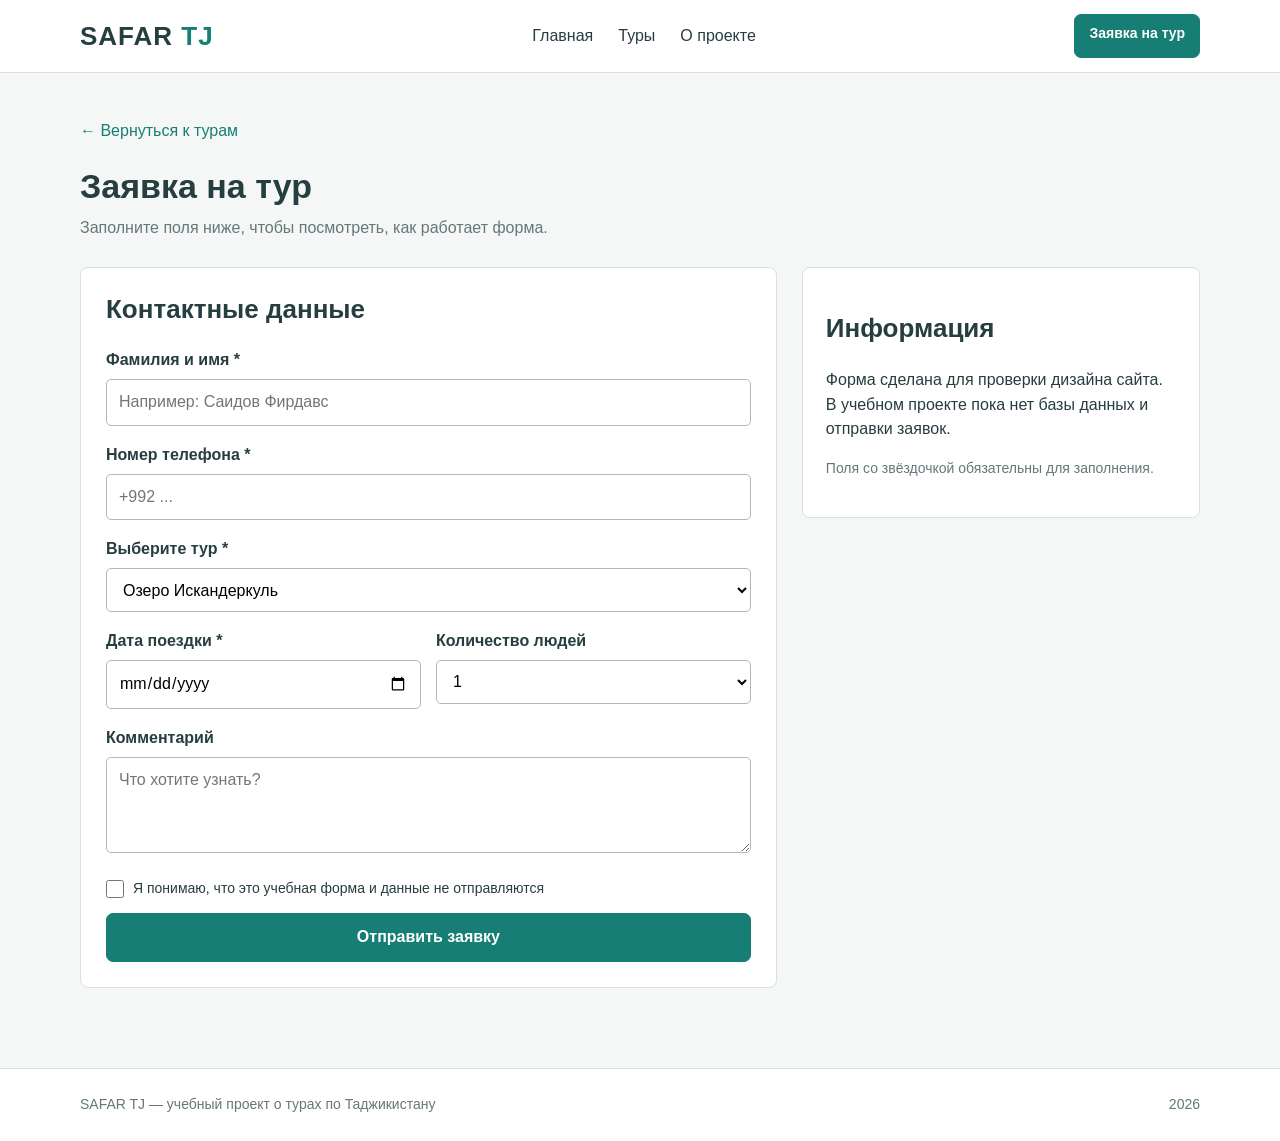
<file: booking.html>
<!DOCTYPE html>
<html lang="ru">
<head>
<meta charset="UTF-8">
<meta name="viewport" content="width=device-width, initial-scale=1.0">
<title>Заявка — SAFAR TJ</title>
<link rel="stylesheet" href="style.css">
</head>
<body>
<header>
 <div class="container topbar">
  <a class="logo" href="index.html">SAFAR <span>TJ</span></a>
  <nav aria-label="Главное меню">
   <a href="index.html">Главная</a>
   <a href="tours.html">Туры</a>
   <a href="index.html#about">О проекте</a>
  </nav>
  <a class="button small" href="booking.html">Заявка на тур</a>
 </div>
</header>
<main class="container section">
 <a href="tours.html" class="back">← Вернуться к турам</a>
 <div class="page-heading"><h1>Заявка на тур</h1><p>Заполните поля ниже, чтобы посмотреть, как работает форма.</p></div>
 <div class="form-layout"><form id="bookingForm" class="form-box">
  <h2>Контактные данные</h2>
  <label for="name">Фамилия и имя *</label><input id="name" name="name" placeholder="Например: Саидов Фирдавс" required minlength="3">
  <label for="phone">Номер телефона *</label><input id="phone" name="phone" type="tel" placeholder="+992 ..." required minlength="7">
  <label for="selectedTour">Выберите тур *</label><select id="selectedTour" name="tour" required>
   <option value="iskanderkul">Озеро Искандеркуль</option><option value="haftkul">Семь озёр</option><option value="pamir">Памир</option><option value="khujand">Худжанд</option><option value="fann">Фанские горы</option><option value="dushanbe">Душанбе</option>
  </select>
  <div class="two-fields"><div><label for="date">Дата поездки *</label><input id="date" name="date" type="date" required></div><div><label for="people">Количество людей</label><select id="people" name="people"><option value="1">1</option><option value="2">2</option><option value="3">3</option><option value="4">4</option></select></div></div>
  <label for="message">Комментарий</label><textarea id="message" name="message" rows="3" placeholder="Что хотите узнать?"></textarea>
  <label class="agree"><input type="checkbox" id="agree" required> Я понимаю, что это учебная форма и данные не отправляются</label>
  <p id="formMsg" class="error-text" aria-live="polite"></p>
  <button class="button full" type="submit">Отправить заявку</button>
 </form>
 <aside class="info-box"><h2>Информация</h2><p>Форма сделана для проверки дизайна сайта. В учебном проекте пока нет базы данных и отправки заявок.</p><p class="minor">Поля со звёздочкой обязательны для заполнения.</p></aside></div>
</main>
<div class="modal" id="modal" hidden><div class="modal-card" role="dialog" aria-modal="true" aria-labelledby="modalTitle"><h2 id="modalTitle">Заявка заполнена!</h2><p>Спасибо! Это демонстрация работы формы. Данные никуда не отправлены.</p><button class="button" id="closeModal" type="button">Понятно</button></div></div>
<footer><div class="container footer-line">
  <span>SAFAR TJ — учебный проект о турах по Таджикистану</span>
  <span>2026</span>
</div></footer>
<script src="script.js"></script>
</body>
</html>
</file>
<file: style.css>
/* Оформление сайта SAFAR TJ. */
:root {
  --main:#167e74; --dark:#273e40; --gray:#66777a;
  --back:#f4f7f6; --line:#d7e2e0; --white:#fff;
  --green:#238454; --red:#be3838; --yellow:#ffce72;
}
* { box-sizing:border-box; }
body { margin:0; background:var(--back); color:var(--dark); font-family:Arial, sans-serif; font-size:16px; line-height:1.55; }
a { color:var(--main); text-decoration:none; }
a:hover { text-decoration:underline; }
.container { width:92%; max-width:1120px; margin:auto; }
header { background:white; border-bottom:1px solid var(--line); }
.topbar { min-height:72px; display:flex; align-items:center; justify-content:space-between; gap:20px; }
.logo { font-weight:bold; font-size:26px; letter-spacing:1px; color:var(--dark); }
.logo span { color:var(--main); }
nav { display:flex; gap:25px; }
nav a { color:var(--dark); }
.button { display:inline-block; border:1px solid var(--main); background:var(--main); color:#fff; padding:11px 19px; min-height:44px; border-radius:7px; font:inherit; font-weight:bold; text-align:center; cursor:pointer; }
.button:hover { background:#0d685f; color:#fff; text-decoration:none; }
.button.outline { background:white; color:var(--main); }
.button.outline:hover { background:#e5f3f0; }
.button.small { padding:8px 14px; font-size:14px; }
.button.full { width:100%; }
.hero { padding:65px 0; background:#e9f2f0; }
.hero-row { display:grid; grid-template-columns:1fr 1fr; gap:40px; align-items:center; }
.hero h1 { font-size:43px; line-height:1.2; margin:9px 0 18px; }
.hero p { max-width:520px; }
.tag { color:var(--main); font-size:15px; font-weight:bold; }
.hero-photo { width:100%; height:325px; object-fit:cover; border-radius:10px; }
.section { padding-top:46px; padding-bottom:55px; }
.section-header { display:flex; align-items:center; justify-content:space-between; gap:15px; }
h1,h2,h3 { line-height:1.3; }
h2 { font-size:26px; }
.page-heading { margin-bottom:26px; }
.page-heading h1 { font-size:34px; margin:0 0 8px; }
.page-heading p { color:var(--gray); margin:0; }
.cards { display:grid; grid-template-columns:repeat(3,1fr); gap:22px; }
.card { background:white; border:1px solid var(--line); border-radius:9px; overflow:hidden; }
.card img { display:block; height:170px; width:100%; object-fit:cover; }
.card-body { padding:17px; }
.card h3 { font-size:20px; margin:6px 0 8px; }
.card p { margin:0 0 18px; min-height:44px; }
.minor { color:var(--gray); font-size:14px; }
.card-bottom { border-top:1px solid var(--line); padding-top:13px; display:flex; align-items:center; justify-content:space-between; gap:8px; font-size:14px; }
.about { background:white; border:1px solid var(--line); border-radius:8px; padding:24px; }
.about h2 { margin-top:0; }
.about p { max-width:800px; }
.filter-row { display:flex; align-items:end; gap:14px; background:#fff; padding:20px; border:1px solid var(--line); border-radius:8px; margin-bottom:16px; }
.filter-row div { flex:1; }
label { display:block; margin-bottom:6px; font-weight:bold; }
input,select,textarea { width:100%; border:1px solid #aebbb9; background:#fff; font:inherit; padding:10px 12px; min-height:44px; border-radius:5px; }
input:focus,select:focus,textarea:focus { outline:2px solid #82c8bd; }
.notice { padding:20px; background:#fff; border:1px solid var(--line); }
.back { display:inline-block; margin-bottom:20px; }
.detail-row { display:grid; grid-template-columns:1.6fr 1fr; gap:28px; }
.detail-photo { width:100%; height:330px; object-fit:cover; border-radius:8px; }
.info-box { background:white; border:1px solid var(--line); border-radius:8px; padding:23px; align-self:start; }
.big-price { font-size:28px; font-weight:bold; margin-bottom:20px; color:var(--main); }
.form-layout { display:grid; grid-template-columns:1.4fr .8fr; gap:25px; }
.form-box { background:#fff; border:1px solid var(--line); padding:25px; border-radius:8px; }
.form-box h2 { margin-top:0; }
.form-box input,.form-box select,.form-box textarea { margin-bottom:17px; }
.two-fields { display:grid; grid-template-columns:1fr 1fr; gap:15px; }
.agree { display:flex; align-items:flex-start; gap:9px; font-size:14px; font-weight:normal; }
.agree input { width:18px; height:18px; min-height:auto; margin:2px 0 0; }
.error-text { color:var(--red); font-size:14px; }
.modal { position:fixed; inset:0; background:rgba(0,0,0,.55); display:grid; place-items:center; padding:20px; }
.modal[hidden] { display:none; }
.modal-card { background:white; width:min(410px,100%); padding:28px; border-radius:10px; text-align:center; }
footer { background:#fff; border-top:1px solid var(--line); margin-top:25px; }
.footer-line { display:flex; justify-content:space-between; gap:20px; padding:25px 0; font-size:14px; color:var(--gray); }
/* Мобильный экран */
@media(max-width:760px) {
 .topbar { flex-wrap:wrap; padding:14px 0; }
 nav { order:3; width:100%; justify-content:space-between; gap:12px; }
 .topbar .button { margin-left:auto; }
 .hero { padding:35px 0; }
 .hero-row,.detail-row,.form-layout { grid-template-columns:1fr; }
 .hero h1 { font-size:31px; }
 .hero-photo { height:240px; }
 .cards { grid-template-columns:1fr; }
 .filter-row { flex-direction:column; align-items:stretch; }
 .filter-row div { width:100%; }
 .page-heading h1 { font-size:29px; }
 .two-fields { grid-template-columns:1fr; gap:0; }
 .footer-line { flex-direction:column; }
}
@media(min-width:761px) and (max-width:990px) { .cards { grid-template-columns:repeat(2,1fr); } }
</file>
